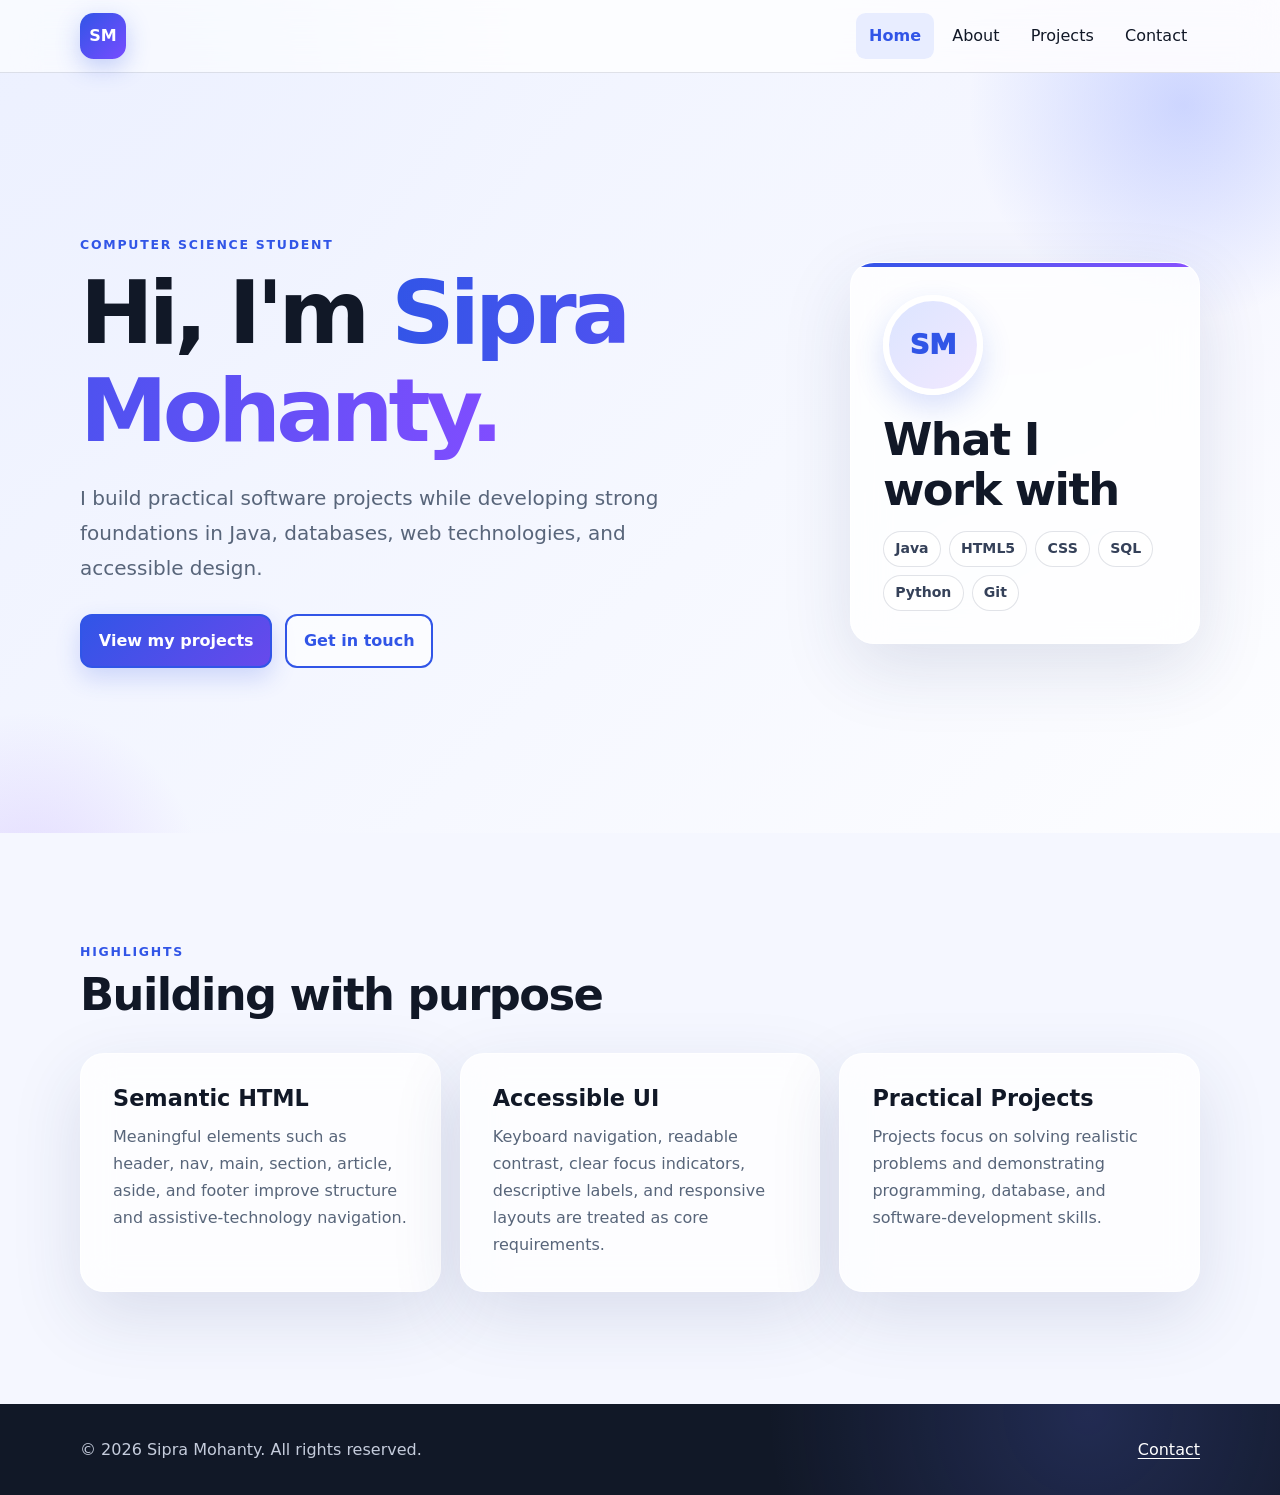
<file: accessible_portfolio_advanced_css/index.html>
<!doctype html>
<html lang="en">
<head>
  <meta charset="utf-8">
  <meta name="viewport" content="width=device-width, initial-scale=1">
  <meta name="description" content="Personal portfolio of Sipra Mohanty, a computer science student and aspiring software engineer.">
  <title>Sipra Mohanty | Portfolio</title>
  <link rel="stylesheet" href="css/styles.css">
  <script src="js/script.js" defer></script>
</head>
<body>
<a class="skip-link" href="#main-content">Skip to main content</a>

<header class="site-header">
  <div class="container header-inner">
    <a class="logo" href="index.html" aria-label="Sipra Mohanty home">SM</a>
    <button class="nav-toggle" type="button" aria-expanded="false" aria-controls="site-nav">
      <span class="sr-only">Toggle navigation</span>☰
    </button>
    <nav id="site-nav" aria-label="Primary navigation">
      <ul>
        <li><a aria-current="page" href="index.html">Home</a></li>
        <li><a href="about.html">About</a></li>
        <li><a href="projects.html">Projects</a></li>
        <li><a href="contact.html">Contact</a></li>
      </ul>
    </nav>
  </div>
</header>

<main id="main-content">
  <section class="hero" aria-labelledby="hero-title">
    <div class="container hero-grid">
      <div>
        <p class="eyebrow">Computer Science Student</p>
        <h1 id="hero-title">Hi, I'm <span>Sipra Mohanty.</span></h1>
        <p class="lead">I build practical software projects while developing strong foundations in Java, databases, web technologies, and accessible design.</p>
        <div class="button-row">
          <a class="button" href="projects.html">View my projects</a>
          <a class="button button-secondary" href="contact.html">Get in touch</a>
        </div>
      </div>
      <aside class="hero-card" aria-label="Portfolio highlights">
        <div class="avatar" aria-hidden="true">SM</div>
        <h2>What I work with</h2>
        <ul class="tag-list">
          <li>Java</li><li>HTML5</li><li>CSS</li><li>SQL</li><li>Python</li><li>Git</li>
        </ul>
      </aside>
    </div>
  </section>

  <section class="section" aria-labelledby="highlights-title">
    <div class="container">
      <p class="eyebrow">Highlights</p>
      <h2 id="highlights-title">Building with purpose</h2>
      <div class="cards">
        <article class="card">
          <h3>Semantic HTML</h3>
          <p>Meaningful elements such as header, nav, main, section, article, aside, and footer improve structure and assistive-technology navigation.</p>
        </article>
        <article class="card">
          <h3>Accessible UI</h3>
          <p>Keyboard navigation, readable contrast, clear focus indicators, descriptive labels, and responsive layouts are treated as core requirements.</p>
        </article>
        <article class="card">
          <h3>Practical Projects</h3>
          <p>Projects focus on solving realistic problems and demonstrating programming, database, and software-development skills.</p>
        </article>
      </div>
    </div>
  </section>
</main>

<footer class="site-footer">
  <div class="container footer-inner">
    <p>&copy; <span id="year"></span> Sipra Mohanty. All rights reserved.</p>
    <nav aria-label="Footer navigation">
      <a href="contact.html">Contact</a>
    </nav>
  </div>
</footer>
</body>
</html>
</file>
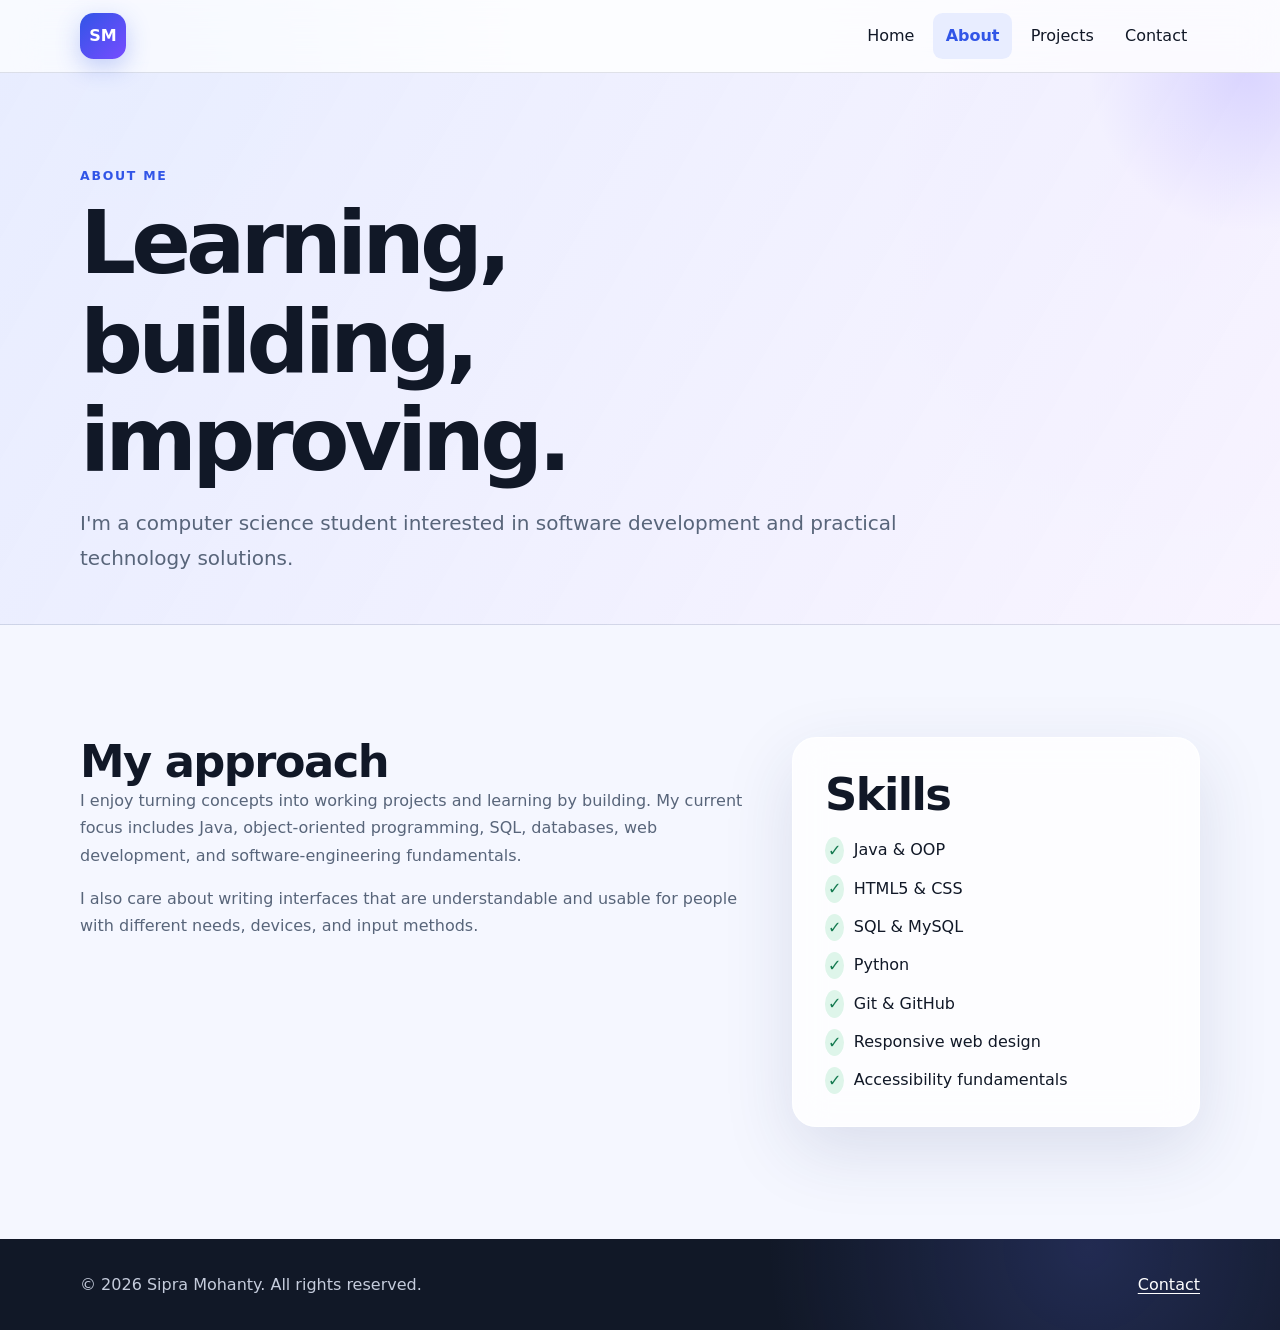
<file: accessible_portfolio_advanced_css/about.html>
<!doctype html>
<html lang="en">
<head>
  <meta charset="utf-8">
  <meta name="viewport" content="width=device-width, initial-scale=1">
  <meta name="description" content="Learn about Sipra Mohanty's education, skills, and approach to software development.">
  <title>About | Sipra Mohanty</title>
  <link rel="stylesheet" href="css/styles.css">
  <script src="js/script.js" defer></script>
</head>
<body>
<a class="skip-link" href="#main-content">Skip to main content</a>
<header class="site-header">
  <div class="container header-inner">
    <a class="logo" href="index.html" aria-label="Sipra Mohanty home">SM</a>
    <button class="nav-toggle" type="button" aria-expanded="false" aria-controls="site-nav"><span class="sr-only">Toggle navigation</span>☰</button>
    <nav id="site-nav" aria-label="Primary navigation">
      <ul>
        <li><a href="index.html">Home</a></li>
        <li><a aria-current="page" href="about.html">About</a></li>
        <li><a href="projects.html">Projects</a></li>
        <li><a href="contact.html">Contact</a></li>
      </ul>
    </nav>
  </div>
</header>

<main id="main-content">
  <section class="page-heading">
    <div class="container">
      <p class="eyebrow">About me</p>
      <h1>Learning, building, improving.</h1>
      <p class="lead">I'm a computer science student interested in software development and practical technology solutions.</p>
    </div>
  </section>

  <section class="section">
    <div class="container content-grid">
      <article>
        <h2>My approach</h2>
        <p>I enjoy turning concepts into working projects and learning by building. My current focus includes Java, object-oriented programming, SQL, databases, web development, and software-engineering fundamentals.</p>
        <p>I also care about writing interfaces that are understandable and usable for people with different needs, devices, and input methods.</p>
      </article>
      <aside class="card" aria-labelledby="skills-title">
        <h2 id="skills-title">Skills</h2>
        <ul class="check-list">
          <li>Java &amp; OOP</li>
          <li>HTML5 &amp; CSS</li>
          <li>SQL &amp; MySQL</li>
          <li>Python</li>
          <li>Git &amp; GitHub</li>
          <li>Responsive web design</li>
          <li>Accessibility fundamentals</li>
        </ul>
      </aside>
    </div>
  </section>
</main>

<footer class="site-footer">
  <div class="container footer-inner">
    <p>&copy; <span id="year"></span> Sipra Mohanty. All rights reserved.</p>
    <nav aria-label="Footer navigation"><a href="contact.html">Contact</a></nav>
  </div>
</footer>
</body>
</html>
</file>
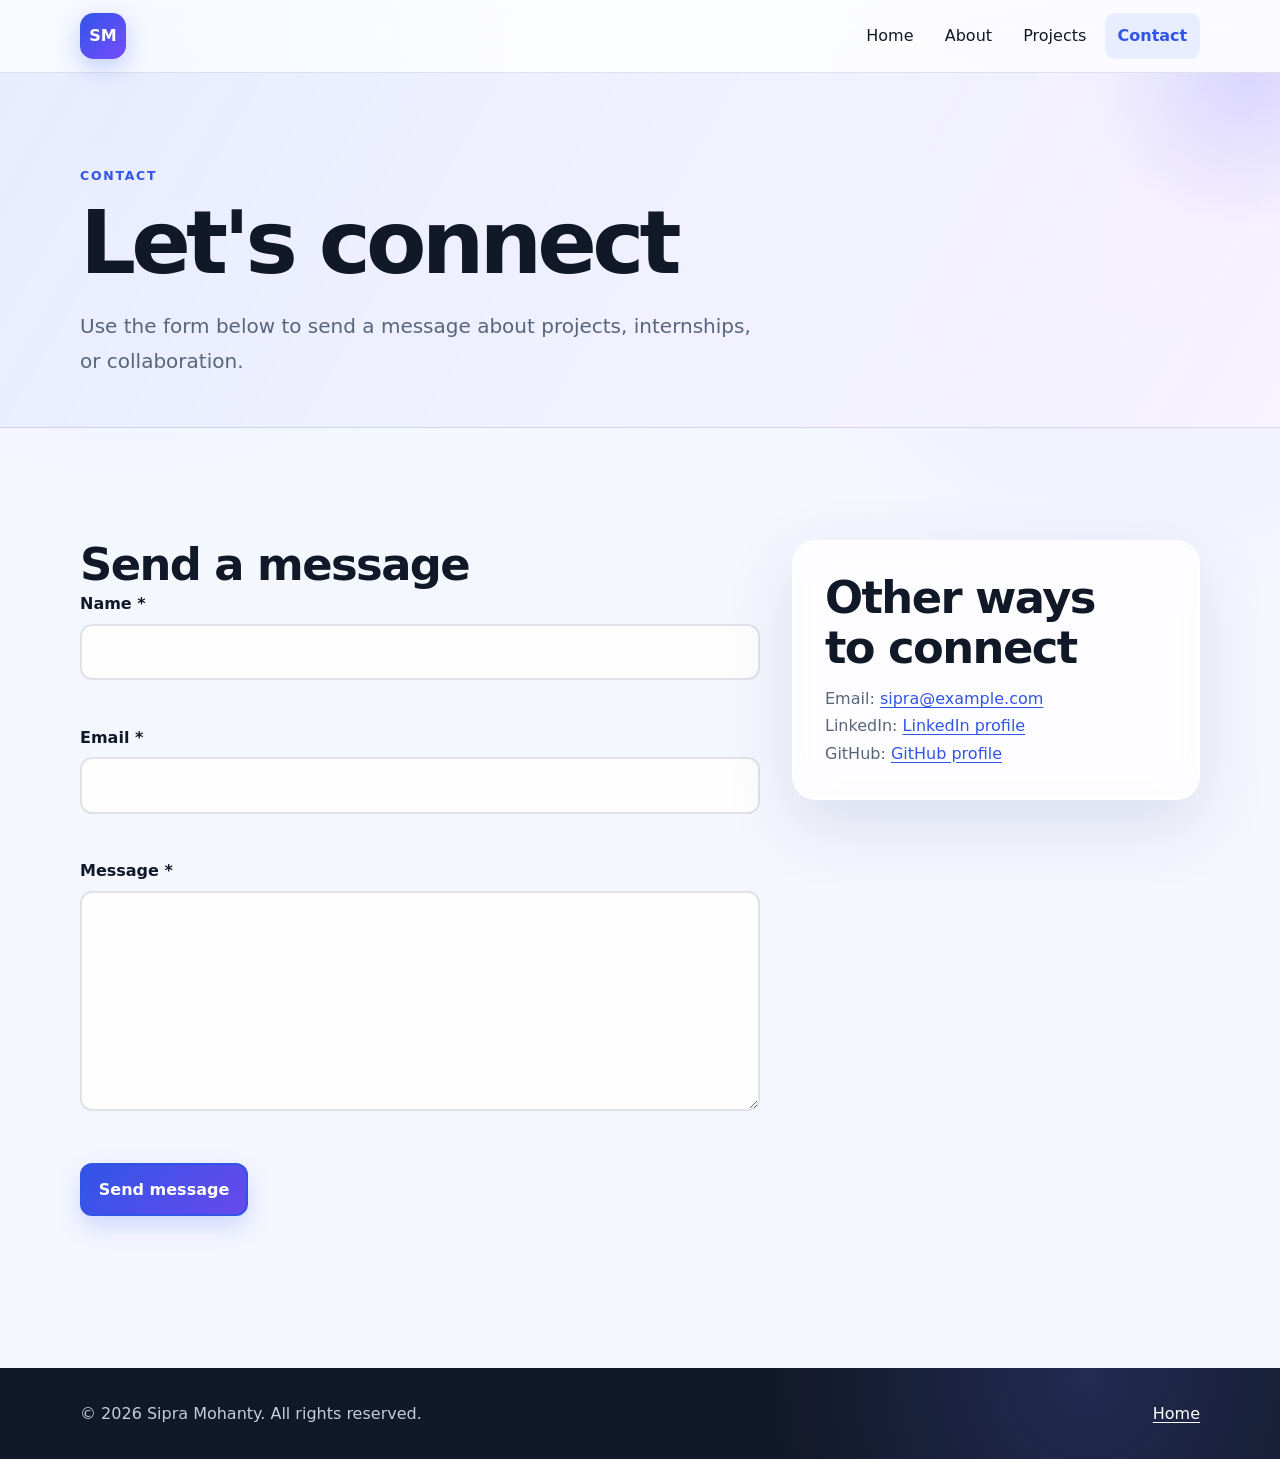
<file: accessible_portfolio_advanced_css/contact.html>
<!doctype html>
<html lang="en">
<head>
  <meta charset="utf-8">
  <meta name="viewport" content="width=device-width, initial-scale=1">
  <meta name="description" content="Contact Sipra Mohanty about software projects, internships, and opportunities.">
  <title>Contact | Sipra Mohanty</title>
  <link rel="stylesheet" href="css/styles.css">
  <script src="js/script.js" defer></script>
</head>
<body>
<a class="skip-link" href="#main-content">Skip to main content</a>
<header class="site-header">
  <div class="container header-inner">
    <a class="logo" href="index.html" aria-label="Sipra Mohanty home">SM</a>
    <button class="nav-toggle" type="button" aria-expanded="false" aria-controls="site-nav"><span class="sr-only">Toggle navigation</span>☰</button>
    <nav id="site-nav" aria-label="Primary navigation">
      <ul>
        <li><a href="index.html">Home</a></li>
        <li><a href="about.html">About</a></li>
        <li><a href="projects.html">Projects</a></li>
        <li><a aria-current="page" href="contact.html">Contact</a></li>
      </ul>
    </nav>
  </div>
</header>

<main id="main-content">
  <section class="page-heading">
    <div class="container">
      <p class="eyebrow">Contact</p>
      <h1>Let's connect</h1>
      <p class="lead">Use the form below to send a message about projects, internships, or collaboration.</p>
    </div>
  </section>

  <section class="section">
    <div class="container contact-grid">
      <article>
        <h2>Send a message</h2>
        <form id="contact-form" novalidate>
          <div class="form-group">
            <label for="name">Name <span aria-hidden="true">*</span></label>
            <input id="name" name="name" type="text" autocomplete="name" required aria-describedby="name-error">
            <p class="error" id="name-error"></p>
          </div>
          <div class="form-group">
            <label for="email">Email <span aria-hidden="true">*</span></label>
            <input id="email" name="email" type="email" autocomplete="email" required aria-describedby="email-error">
            <p class="error" id="email-error"></p>
          </div>
          <div class="form-group">
            <label for="message">Message <span aria-hidden="true">*</span></label>
            <textarea id="message" name="message" rows="7" required aria-describedby="message-error"></textarea>
            <p class="error" id="message-error"></p>
          </div>
          <button class="button" type="submit">Send message</button>
          <p id="form-status" class="status" role="status" aria-live="polite"></p>
        </form>
      </article>

      <aside class="card">
        <h2>Other ways to connect</h2>
        <address>
          <p>Email: <a href="mailto:sipra@example.com">sipra@example.com</a></p>
          <p>LinkedIn: <a href="#" aria-label="Sipra Mohanty's LinkedIn profile">LinkedIn profile</a></p>
          <p>GitHub: <a href="#" aria-label="Sipra Mohanty's GitHub profile">GitHub profile</a></p>
        </address>
      </aside>
    </div>
  </section>
</main>

<footer class="site-footer">
  <div class="container footer-inner">
    <p>&copy; <span id="year"></span> Sipra Mohanty. All rights reserved.</p>
    <nav aria-label="Footer navigation"><a href="index.html">Home</a></nav>
  </div>
</footer>
</body>
</html>
</file>
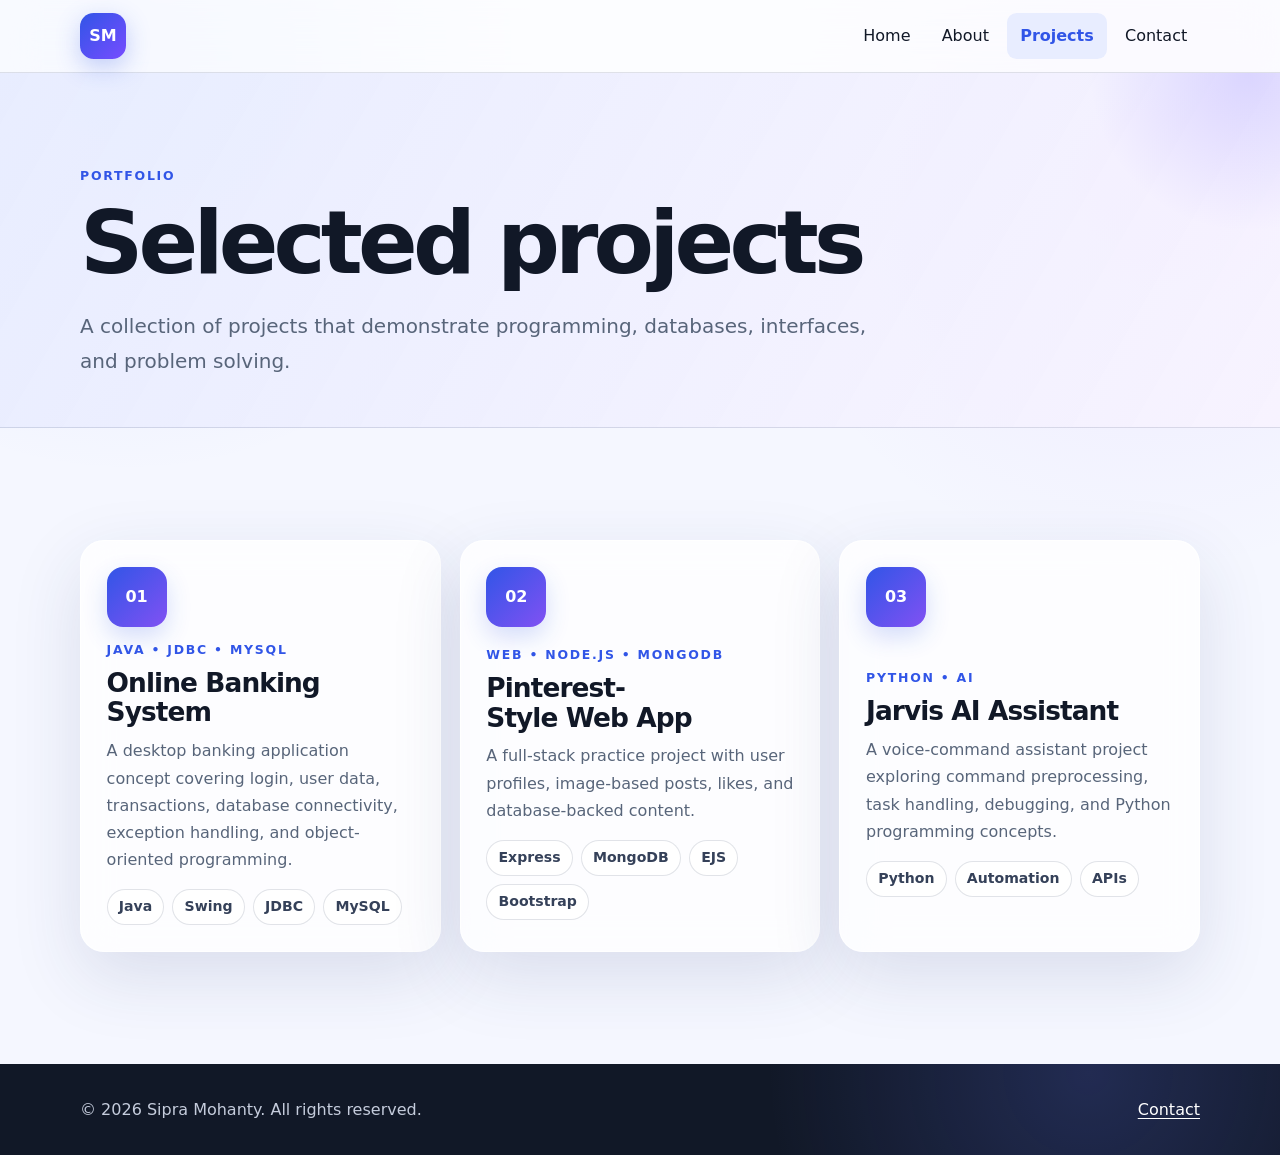
<file: accessible_portfolio_advanced_css/projects.html>
<!doctype html>
<html lang="en">
<head>
  <meta charset="utf-8">
  <meta name="viewport" content="width=device-width, initial-scale=1">
  <meta name="description" content="Selected software and web development projects by Sipra Mohanty.">
  <title>Projects | Sipra Mohanty</title>
  <link rel="stylesheet" href="css/styles.css">
  <script src="js/script.js" defer></script>
</head>
<body>
<a class="skip-link" href="#main-content">Skip to main content</a>
<header class="site-header">
  <div class="container header-inner">
    <a class="logo" href="index.html" aria-label="Sipra Mohanty home">SM</a>
    <button class="nav-toggle" type="button" aria-expanded="false" aria-controls="site-nav"><span class="sr-only">Toggle navigation</span>☰</button>
    <nav id="site-nav" aria-label="Primary navigation">
      <ul>
        <li><a href="index.html">Home</a></li>
        <li><a href="about.html">About</a></li>
        <li><a aria-current="page" href="projects.html">Projects</a></li>
        <li><a href="contact.html">Contact</a></li>
      </ul>
    </nav>
  </div>
</header>

<main id="main-content">
  <section class="page-heading">
    <div class="container">
      <p class="eyebrow">Portfolio</p>
      <h1>Selected projects</h1>
      <p class="lead">A collection of projects that demonstrate programming, databases, interfaces, and problem solving.</p>
    </div>
  </section>

  <section class="section" aria-labelledby="project-list-title">
    <div class="container">
      <h2 id="project-list-title" class="sr-only">Project list</h2>
      <div class="project-grid">
        <article class="project-card">
          <div class="project-icon" aria-hidden="true">01</div>
          <div>
            <p class="eyebrow">Java • JDBC • MySQL</p>
            <h2>Online Banking System</h2>
            <p>A desktop banking application concept covering login, user data, transactions, database connectivity, exception handling, and object-oriented programming.</p>
            <ul class="tag-list"><li>Java</li><li>Swing</li><li>JDBC</li><li>MySQL</li></ul>
          </div>
        </article>

        <article class="project-card">
          <div class="project-icon" aria-hidden="true">02</div>
          <div>
            <p class="eyebrow">Web • Node.js • MongoDB</p>
            <h2>Pinterest-Style Web App</h2>
            <p>A full-stack practice project with user profiles, image-based posts, likes, and database-backed content.</p>
            <ul class="tag-list"><li>Express</li><li>MongoDB</li><li>EJS</li><li>Bootstrap</li></ul>
          </div>
        </article>

        <article class="project-card">
          <div class="project-icon" aria-hidden="true">03</div>
          <div>
            <p class="eyebrow">Python • AI</p>
            <h2>Jarvis AI Assistant</h2>
            <p>A voice-command assistant project exploring command preprocessing, task handling, debugging, and Python programming concepts.</p>
            <ul class="tag-list"><li>Python</li><li>Automation</li><li>APIs</li></ul>
          </div>
        </article>
      </div>
    </div>
  </section>
</main>

<footer class="site-footer">
  <div class="container footer-inner">
    <p>&copy; <span id="year"></span> Sipra Mohanty. All rights reserved.</p>
    <nav aria-label="Footer navigation"><a href="contact.html">Contact</a></nav>
  </div>
</footer>
</body>
</html>
</file>
<file: accessible_portfolio_advanced_css/css/styles.css>
@layer reset,tokens,base,components,responsive;
@layer reset{*,*::before,*::after{box-sizing:border-box}html{scroll-behavior:smooth}body,h1,h2,h3,p,ul,ol{margin:0}ul,ol{padding:0}img{display:block;max-width:100%}button,input,textarea{font:inherit}}
@layer tokens{ :root{--bg:#f5f7ff;--surface:rgba(255,255,255,.78);--solid:#fff;--text:#111827;--muted:#58657a;--accent:#3155e7;--accent-dark:#1e3cae;--soft:#e8edff;--border:rgba(28,43,76,.13);--success:#147a50;--shadow:0 24px 70px rgba(35,53,110,.13);--small-shadow:0 8px 24px rgba(25,38,75,.07);--radius:1.5rem;--container:min(1120px,calc(100% - 2rem))}}
@layer base{body{min-height:100vh;overflow-x:hidden;color:var(--text);background:radial-gradient(circle at 10% 5%,rgba(86,116,255,.12),transparent 26rem),radial-gradient(circle at 90% 15%,rgba(155,91,255,.09),transparent 25rem),var(--bg);font-family:Inter,ui-sans-serif,system-ui,-apple-system,BlinkMacSystemFont,"Segoe UI",sans-serif;line-height:1.7;-webkit-font-smoothing:antialiased}::selection{background:var(--accent);color:#fff}a{color:var(--accent);text-underline-offset:.2em}a:hover{color:var(--accent-dark)}:where(a,button,input,textarea):focus-visible{outline:3px solid #ffbd4a;outline-offset:4px}h1,h2,h3{line-height:1.12;text-wrap:balance}h1{font-size:clamp(2.6rem,8vw,5.5rem);letter-spacing:-.055em}h2{font-size:clamp(1.8rem,4vw,2.8rem);letter-spacing:-.035em}h3{font-size:clamp(1.15rem,2vw,1.4rem)}p{color:var(--muted);text-wrap:pretty}address{font-style:normal}}
@layer components{
.container{width:var(--container);margin-inline:auto}.skip-link{position:fixed;z-index:100;inset:1rem auto auto 1rem;transform:translateY(-200%);padding:.75rem 1rem;border-radius:.65rem;color:#fff;background:#111827;font-weight:800;transition:transform .2s}.skip-link:focus{transform:translateY(0)}.sr-only{position:absolute;width:1px;height:1px;padding:0;margin:-1px;overflow:hidden;clip:rect(0,0,0,0);white-space:nowrap;border:0}
.site-header{position:sticky;top:0;z-index:50;border-bottom:1px solid var(--border);background:rgba(255,255,255,.72);backdrop-filter:blur(18px) saturate(160%);-webkit-backdrop-filter:blur(18px) saturate(160%)}.header-inner{min-height:72px;display:flex;align-items:center;justify-content:space-between;gap:1rem}.logo{display:grid;place-items:center;width:46px;aspect-ratio:1;border-radius:.85rem;color:#fff;background:linear-gradient(135deg,var(--accent),#774cff);box-shadow:0 8px 25px rgba(49,85,231,.28);font-weight:900;text-decoration:none;transition:transform .25s,box-shadow .25s}.logo:hover{color:#fff;transform:translateY(-3px) rotate(-3deg)}#site-nav{display:none;width:100%}#site-nav.open{display:block}#site-nav ul{display:flex;flex-direction:column;gap:.35rem;list-style:none}#site-nav a{display:block;padding:.6rem .8rem;border-radius:.6rem;color:var(--text);text-decoration:none}#site-nav a:hover,#site-nav a[aria-current=page]{color:var(--accent);background:var(--soft)}#site-nav a[aria-current=page]{font-weight:800}.nav-toggle{display:inline-grid;place-items:center;width:44px;aspect-ratio:1;border:1px solid var(--border);border-radius:.7rem;background:var(--solid);cursor:pointer;box-shadow:var(--small-shadow)}
.hero{position:relative;isolation:isolate;min-height:min(760px,calc(100vh - 72px));display:grid;align-items:center;padding-block:clamp(5rem,12vw,9rem);overflow:hidden;background:linear-gradient(135deg,rgba(237,241,255,.96),rgba(255,255,255,.75))}.hero::before,.hero::after{content:"";position:absolute;z-index:-1;border-radius:50%;pointer-events:none}.hero::before{width:clamp(14rem,35vw,30rem);aspect-ratio:1;top:-12rem;right:-8rem;background:radial-gradient(circle,rgba(76,108,255,.24),transparent 68%)}.hero::after{width:22rem;aspect-ratio:1;bottom:-14rem;left:-9rem;background:radial-gradient(circle,rgba(143,83,255,.16),transparent 68%)}.hero-grid{display:grid;gap:clamp(2rem,6vw,5rem);align-items:center}.hero h1{max-width:10ch;margin:.25rem 0 1.25rem}.hero h1 span{color:transparent;background:linear-gradient(100deg,var(--accent),#814dff);-webkit-background-clip:text;background-clip:text}.lead{max-width:65ch;font-size:clamp(1.05rem,2vw,1.25rem);line-height:1.75}.eyebrow{margin-bottom:.65rem;color:var(--accent);font-size:.78rem;font-weight:900;letter-spacing:.14em;line-height:1.2;text-transform:uppercase}.button-row{display:flex;flex-wrap:wrap;gap:.8rem;margin-top:1.75rem}.button{display:inline-flex;min-height:48px;align-items:center;justify-content:center;padding:.7rem 1.05rem;border:2px solid var(--accent);border-radius:.75rem;color:#fff;background:linear-gradient(135deg,var(--accent),#6849ec);box-shadow:0 10px 25px rgba(49,85,231,.2);text-decoration:none;font-weight:800;cursor:pointer;transition:transform .25s,box-shadow .25s}.button:hover{color:#fff;transform:translateY(-3px);box-shadow:0 16px 32px rgba(49,85,231,.28)}.button-secondary{color:var(--accent);background:rgba(255,255,255,.65);box-shadow:none}.button-secondary:hover{color:var(--accent-dark);background:#fff;box-shadow:var(--small-shadow)}
.hero-card,.card,.project-card{border:1px solid rgba(255,255,255,.75);border-radius:var(--radius);background:var(--surface);box-shadow:var(--shadow);backdrop-filter:blur(18px) saturate(140%);-webkit-backdrop-filter:blur(18px) saturate(140%)}.hero-card,.card{padding:clamp(1.25rem,4vw,2rem)}.hero-card{position:relative;overflow:hidden}.hero-card::before{content:"";position:absolute;inset:0 0 auto;height:4px;background:linear-gradient(90deg,var(--accent),#8a52ff)}.avatar{display:grid;place-items:center;width:100px;aspect-ratio:1;margin-bottom:1.25rem;border:6px solid #fff;border-radius:50%;color:var(--accent);background:linear-gradient(135deg,#dce5ff,#f1e8ff);box-shadow:0 12px 30px rgba(49,85,231,.18);font-size:1.7rem;font-weight:950}.tag-list{display:flex;flex-wrap:wrap;gap:.5rem;list-style:none;margin-top:1rem}.tag-list li{padding:.32rem .7rem;border:1px solid var(--border);border-radius:999px;color:#354159;background:rgba(255,255,255,.75);font-size:.88rem;font-weight:700}
.section{padding-block:clamp(4rem,9vw,7rem)}.section>.container>h2{margin-bottom:2rem}.cards,.project-grid{display:grid;gap:1.2rem}.cards .card,.project-card{transition:transform .3s,box-shadow .3s,border-color .3s}.cards .card:hover,.project-card:hover{transform:translateY(-7px);box-shadow:0 25px 60px rgba(35,53,110,.14)}.card h2,.card h3{margin-bottom:.75rem}.page-heading{position:relative;isolation:isolate;overflow:hidden;padding-block:clamp(4rem,9vw,6rem) 3rem;background:linear-gradient(120deg,rgba(232,237,255,.95),rgba(248,243,255,.85));border-bottom:1px solid var(--border)}.page-heading::after{content:"";position:absolute;z-index:-1;width:20rem;aspect-ratio:1;right:-8rem;top:-10rem;border-radius:50%;background:radial-gradient(circle,rgba(100,82,255,.18),transparent 70%)}.page-heading h1{max-width:13ch;margin:.3rem 0 1rem}.content-grid,.contact-grid{display:grid;gap:2rem;align-items:start}.content-grid article>p+p{margin-top:1rem}.check-list{display:grid;gap:.7rem;list-style:none;margin-top:1rem}.check-list li{position:relative;padding-left:1.8rem}.check-list li::before{content:"✓";position:absolute;left:0;top:.05rem;display:grid;place-items:center;width:1.2rem;aspect-ratio:1;border-radius:50%;color:var(--success);background:#def5ea;font-weight:900}.project-card{display:grid;grid-template-columns:auto 1fr;gap:1rem;padding:clamp(1.2rem,3vw,1.6rem);overflow:hidden}.project-card h2{margin:.15rem 0 .65rem;font-size:clamp(1.3rem,3vw,1.65rem)}.project-icon{display:grid;place-items:center;width:54px;aspect-ratio:1;border-radius:1rem;color:#fff;background:linear-gradient(135deg,var(--accent),#8151f3);box-shadow:0 10px 25px rgba(49,85,231,.2);font-weight:900}.form-group{margin-bottom:1.2rem}label{display:block;margin-bottom:.4rem;font-weight:800}input,textarea{width:100%;border:2px solid var(--border);border-radius:.75rem;padding:.8rem .9rem;color:var(--text);background:rgba(255,255,255,.85);transition:border-color .2s,box-shadow .2s}textarea{min-height:160px;resize:vertical}input:focus,textarea:focus{border-color:var(--accent);box-shadow:0 0 0 4px rgba(49,85,231,.1);outline:none}input[aria-invalid=true],textarea[aria-invalid=true]{border-color:#b42318}.error{min-height:1.4em;margin-top:.25rem;color:#a31515;font-size:.9rem;font-weight:600}.status{min-height:1.5em;margin-top:1rem;color:var(--success);font-weight:750}.site-footer{padding-block:2rem;color:#e9edff;background:radial-gradient(circle at 85% 10%,rgba(100,120,255,.2),transparent 20rem),#111827}.site-footer p{color:#c5ccdc}.site-footer a{color:#fff}.footer-inner{display:flex;justify-content:space-between;gap:1rem;align-items:center}
}
@layer responsive{@media(min-width:640px){.container{width:min(1120px,calc(100% - 3rem))}.cards{grid-template-columns:repeat(2,minmax(0,1fr))}.project-grid{grid-template-columns:repeat(2,minmax(0,1fr))}}@media(min-width:820px){#site-nav{display:block;width:auto}#site-nav ul{flex-direction:row;align-items:center}.nav-toggle{display:none}.hero-grid{grid-template-columns:minmax(0,1.35fr) minmax(300px,.65fr)}.content-grid,.contact-grid{grid-template-columns:minmax(0,1.25fr) minmax(280px,.75fr)}.cards{grid-template-columns:repeat(3,minmax(0,1fr))}}@media(min-width:1100px){.hero-grid{grid-template-columns:minmax(0,1.5fr) minmax(350px,.7fr)}.project-grid{grid-template-columns:repeat(3,minmax(0,1fr))}.project-card{grid-template-columns:1fr}.project-icon{width:60px}}@media(max-width:639px){.footer-inner{align-items:flex-start;flex-direction:column}}@media(prefers-reduced-motion:reduce){*,*::before,*::after{scroll-behavior:auto!important;transition-duration:.01ms!important;animation-duration:.01ms!important}}@media(prefers-contrast:more){:root{--border:#667085}.hero-card,.card,.project-card{backdrop-filter:none;-webkit-backdrop-filter:none;background:var(--solid)}}}
</file>
